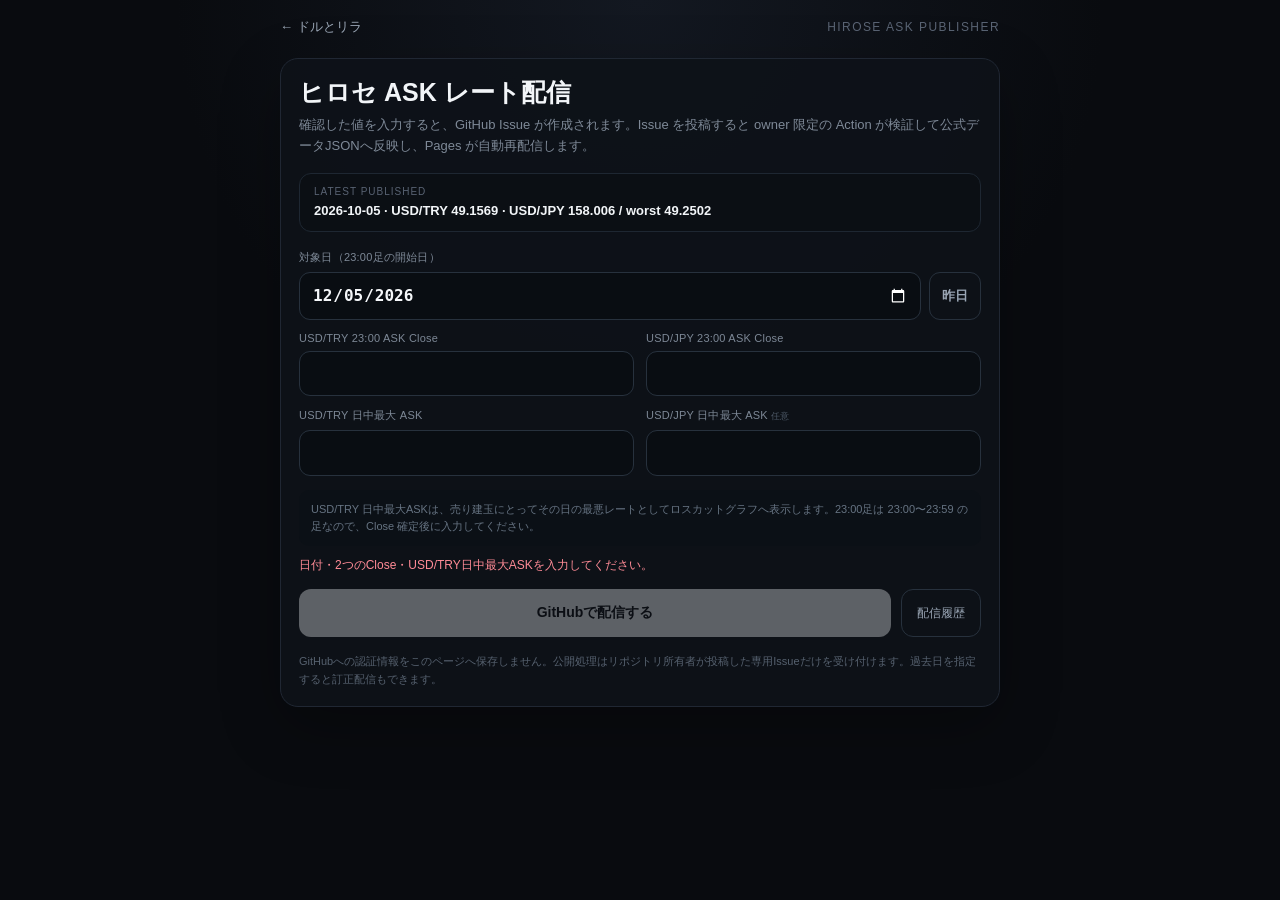
<file: publish.html>
<!doctype html>
<html lang="ja">
<head>
  <meta charset="utf-8" />
  <meta name="viewport" content="width=device-width, initial-scale=1, viewport-fit=cover" />
  <meta name="theme-color" content="#090b0f" />
  <title>ヒロセレート配信 | ドルとリラ</title>
  <style>
    :root{color-scheme:dark;font-family:-apple-system,BlinkMacSystemFont,"Segoe UI",sans-serif;background:#090b0f;color:#f2f5f8}
    *{box-sizing:border-box} body{margin:0;min-height:100vh;background:radial-gradient(circle at top,#131821 0,#090b0f 42%);padding:max(18px,env(safe-area-inset-top)) 16px max(28px,env(safe-area-inset-bottom))}
    .wrap{max-width:720px;margin:0 auto}.top{display:flex;align-items:center;justify-content:space-between;gap:12px;margin-bottom:22px}.back{color:#9aa6b5;text-decoration:none;font-size:13px}.brand{font-size:12px;color:#596373;letter-spacing:.12em}.card{border:1px solid #202733;background:rgba(14,18,24,.92);border-radius:18px;padding:18px;box-shadow:0 20px 60px rgba(0,0,0,.28)}
    h1{font-size:25px;line-height:1.2;margin:0 0 7px}p{margin:0;color:#7e8997;font-size:13px;line-height:1.65}.latest{margin:16px 0 18px;padding:12px 14px;border:1px solid #1e2732;border-radius:12px;background:#0b0f14}.latest span{display:block;color:#596373;font-size:10px;letter-spacing:.1em;margin-bottom:4px}.latest strong{font-size:13px;font-weight:650}.grid{display:grid;grid-template-columns:1fr 1fr;gap:12px}.full{grid-column:1/-1}label{display:block;font-size:11px;color:#7d8896;letter-spacing:.02em}input{width:100%;margin-top:7px;padding:13px 12px;border:1px solid #27313d;border-radius:11px;background:#090d12;color:#f5f7fa;font:600 16px/1.1 ui-monospace,SFMono-Regular,Menlo,monospace;outline:none}input:focus{border-color:#4b647e}.date-row{display:flex;gap:8px}.date-row input{flex:1}.ghost{margin-top:7px;border:1px solid #27313d;border-radius:11px;background:transparent;color:#9aa6b5;padding:0 12px;font-weight:650}.hint{margin-top:14px;padding:11px 12px;border-radius:10px;background:#0b1016;color:#667382;font-size:11px;line-height:1.55}.error{min-height:18px;margin:11px 0 0;color:#ff8b96;font-size:12px}.actions{display:flex;gap:10px;margin-top:14px}.publish{display:flex;align-items:center;justify-content:center;flex:1;min-height:48px;border-radius:12px;background:#f2f5f8;color:#090b0f;text-decoration:none;font-weight:800;font-size:14px}.publish.disabled{pointer-events:none;opacity:.35}.secondary{display:flex;align-items:center;justify-content:center;padding:0 15px;border:1px solid #27313d;border-radius:12px;color:#9aa6b5;text-decoration:none;font-size:12px}.foot{margin-top:16px;color:#56616f;font-size:11px;line-height:1.6}
    @media(max-width:560px){.grid{grid-template-columns:1fr}.full{grid-column:auto}.card{padding:16px}.actions{flex-direction:column}.secondary{min-height:44px}}
  </style>
</head>
<body>
  <div class="wrap">
    <div class="top"><a class="back" href="./">← ドルとリラ</a><span class="brand">HIROSE ASK PUBLISHER</span></div>
    <main class="card">
      <h1>ヒロセ ASK レート配信</h1>
      <p>確認した値を入力すると、GitHub Issue が作成されます。Issue を投稿すると owner 限定の Action が検証して公式データJSONへ反映し、Pages が自動再配信します。</p>
      <div class="latest"><span>LATEST PUBLISHED</span><strong id="latest">読み込み中…</strong></div>
      <form id="form">
        <div class="grid">
          <label class="full">対象日（23:00足の開始日）
            <div class="date-row"><input type="date" id="date" required /><button class="ghost" id="yesterday" type="button">昨日</button></div>
          </label>
          <label>USD/TRY 23:00 ASK Close<input type="number" id="usdTryClose" step="0.0001" min="0" inputmode="decimal" required /></label>
          <label>USD/JPY 23:00 ASK Close<input type="number" id="usdJpyClose" step="0.001" min="0" inputmode="decimal" required /></label>
          <label>USD/TRY 日中最大 ASK<input type="number" id="usdTryHigh" step="0.0001" min="0" inputmode="decimal" required /></label>
          <label>USD/JPY 日中最大 ASK <small style="color:#4f5b69">任意</small><input type="number" id="usdJpyHigh" step="0.001" min="0" inputmode="decimal" /></label>
        </div>
        <div class="hint">USD/TRY 日中最大ASKは、売り建玉にとってその日の最悪レートとしてロスカットグラフへ表示します。23:00足は 23:00〜23:59 の足なので、Close 確定後に入力してください。</div>
        <div class="error" id="error"></div>
        <div class="actions"><a class="publish disabled" id="publish" href="#" target="_blank" rel="noopener">GitHubで配信する</a><a class="secondary" href="https://github.com/ProtChan/Doller-to-Lira/issues" target="_blank" rel="noopener">配信履歴</a></div>
      </form>
      <div class="foot">GitHubへの認証情報をこのページへ保存しません。公開処理はリポジトリ所有者が投稿した専用Issueだけを受け付けます。過去日を指定すると訂正配信もできます。</div>
    </main>
  </div>
<script>
(() => {
  const $ = (id) => document.getElementById(id);
  const repoIssueUrl = 'https://github.com/ProtChan/Doller-to-Lira/issues/new';
  const parts = (offsetDays = 0) => {
    const now = new Date(Date.now() + offsetDays * 86400000);
    const list = new Intl.DateTimeFormat('en-CA', { timeZone: 'Asia/Tokyo', year:'numeric', month:'2-digit', day:'2-digit' }).formatToParts(now);
    const map = Object.fromEntries(list.map((p) => [p.type, p.value]));
    return `${map.year}-${map.month}-${map.day}`;
  };
  $('date').value = parts(0);
  $('yesterday').addEventListener('click', () => { $('date').value = parts(-1); build(); });

  const number = (id) => {
    const raw = $(id).value.trim();
    return raw === '' ? null : Number(raw);
  };

  function build() {
    const date = $('date').value;
    const usdTryAskClose23 = number('usdTryClose');
    const usdJpyAskClose23 = number('usdJpyClose');
    const usdTryAskDayHigh = number('usdTryHigh');
    const usdJpyAskDayHigh = number('usdJpyHigh');
    let error = '';
    if (!date || !(usdTryAskClose23 > 0) || !(usdJpyAskClose23 > 0) || !(usdTryAskDayHigh > 0)) error = '日付・2つのClose・USD/TRY日中最大ASKを入力してください。';
    else if (usdTryAskDayHigh < usdTryAskClose23) error = 'USD/TRY 日中最大ASKは23:00 Close以上である必要があります。';
    else if (usdJpyAskDayHigh != null && (!(usdJpyAskDayHigh > 0) || usdJpyAskDayHigh < usdJpyAskClose23)) error = 'USD/JPY 日中最大ASKは23:00 Close以上で入力してください。';

    $('error').textContent = error;
    const link = $('publish');
    if (error) { link.classList.add('disabled'); link.href = '#'; return; }

    const payload = { date, usdTryAskClose23, usdJpyAskClose23, usdTryAskDayHigh };
    if (usdJpyAskDayHigh != null) payload.usdJpyAskDayHigh = usdJpyAskDayHigh;
    const body = [
      'ヒロセ LION FX ASK 手動配信',
      '',
      `- 対象日: ${date}`,
      `- USD/TRY 23:00 ASK Close: ${usdTryAskClose23}`,
      `- USD/JPY 23:00 ASK Close: ${usdJpyAskClose23}`,
      `- USD/TRY 日中最大 ASK: ${usdTryAskDayHigh}`,
      `- USD/JPY 日中最大 ASK: ${usdJpyAskDayHigh == null ? '未入力' : usdJpyAskDayHigh}`,
      '',
      '<!-- DTL_HIROSE_RATE_V1',
      JSON.stringify(payload),
      '-->'
    ].join('\n');
    const params = new URLSearchParams({ title: `[HIROSE-RATE] ${date}`, body });
    link.href = `${repoIssueUrl}?${params.toString()}`;
    link.classList.remove('disabled');
  }

  $('form').addEventListener('input', build);
  build();

  fetch(`./data/hirose-ask-close-23.json?publisher=${Date.now()}`, { cache:'no-store' })
    .then((r) => r.json())
    .then((data) => {
      const row = Array.isArray(data.history) ? data.history.at(-1) : null;
      if (!row) throw new Error('empty');
      const worst = Number(row.usdTryAskDayHigh) > 0 ? ` / worst ${Number(row.usdTryAskDayHigh).toFixed(4)}` : '';
      $('latest').textContent = `${row.date} · USD/TRY ${Number(row.usdTryAskClose23).toFixed(4)} · USD/JPY ${Number(row.usdJpyAskClose23).toFixed(3)}${worst}`;
    })
    .catch(() => { $('latest').textContent = '最新データを取得できませんでした'; });
})();
</script>
</body>
</html>
</file>
